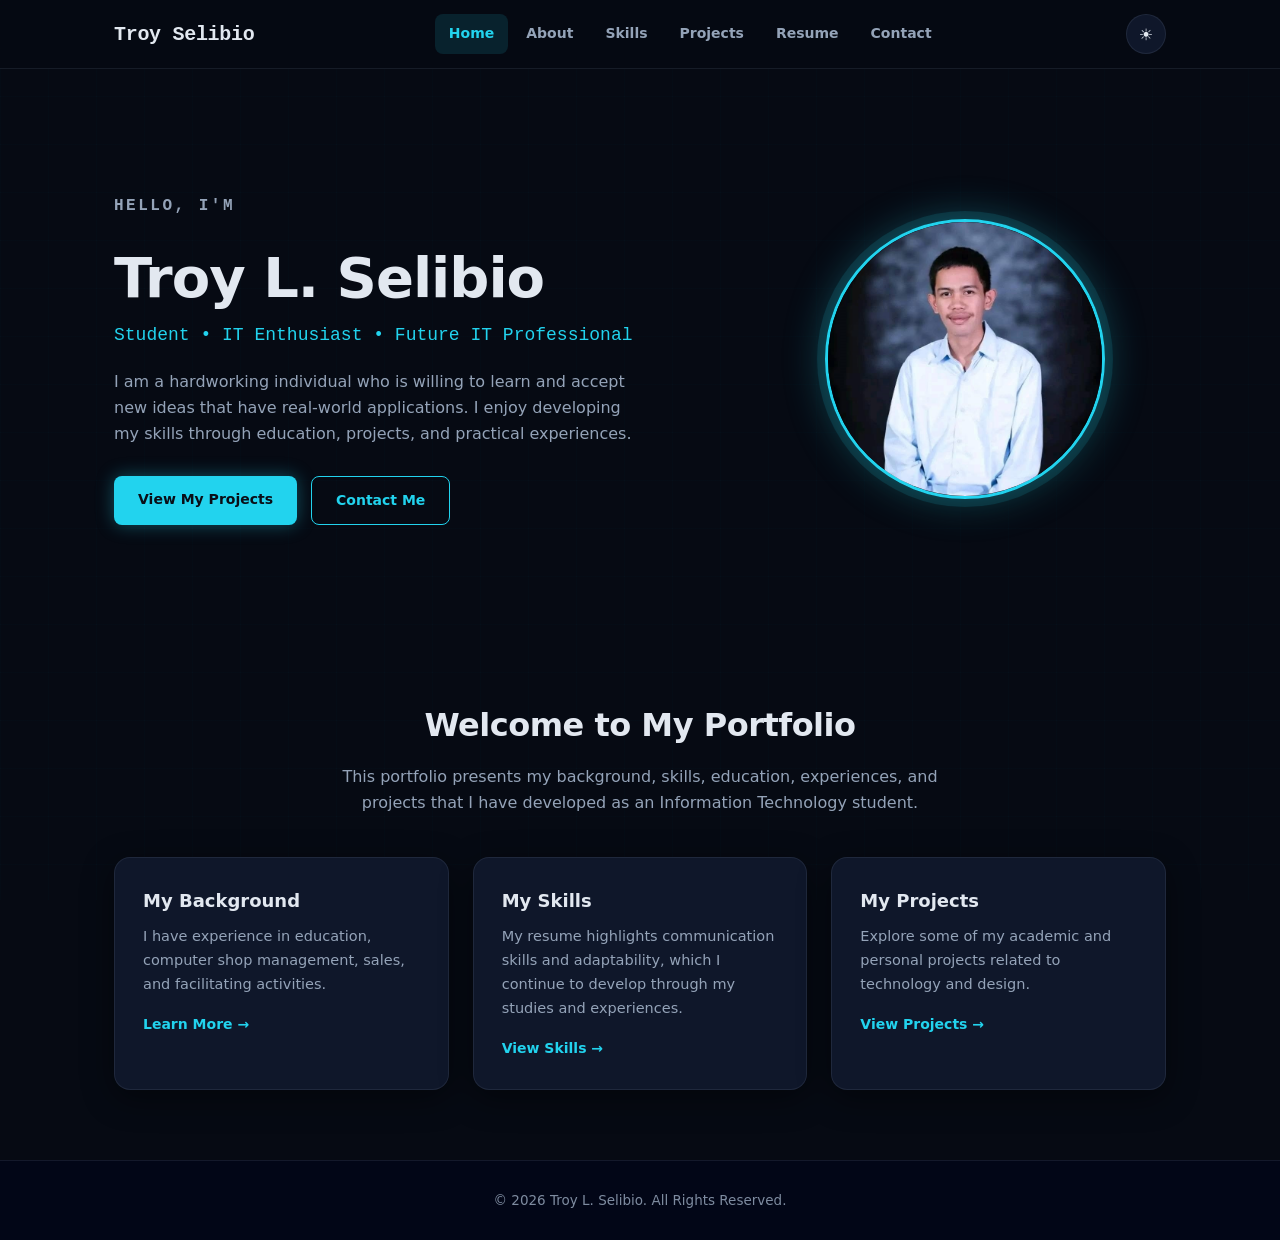
<file: index.html>
<!DOCTYPE html>
<html lang="en">
<head>
    <meta charset="UTF-8">
    <meta name="viewport" content="width=device-width, initial-scale=1.0">

    <title>Troy Selibio | Portfolio</title>

    <link rel="stylesheet" href="css/style.css">
</head>

<body>

    <!-- Navigation -->
    <header class="header">
        <nav class="navbar">

            <a href="index.html" class="logo">
                Troy Selibio
            </a>

            <button class="menu-toggle" id="menu-toggle">
                ☰
            </button>

            <ul class="nav-links" id="nav-links">
                <li><a href="index.html" class="active">Home</a></li>
                <li><a href="about.html">About</a></li>
                <li><a href="skills.html">Skills</a></li>
                <li><a href="projects.html">Projects</a></li>
                <li><a href="resume.html">Resume</a></li>
                <li><a href="contact.html">Contact</a></li>
            </ul>

            <button id="theme-toggle" class="theme-btn">
                🌙
            </button>

        </nav>
    </header>


    <!-- Hero Section -->
    <main>

        <section class="hero">

            <div class="hero-content">

                <p class="hero-small-text">
                    Hello, I'm
                </p>

                <h1>
                    Troy L. Selibio
                </h1>

                <h2>
                    Student • IT Enthusiast • Future IT Professional
                </h2>

                <p>
                    I am a hardworking individual who is willing to learn
                    and accept new ideas that have real-world applications.
                    I enjoy developing my skills through education,
                    projects, and practical experiences.
                </p>

                <div class="hero-buttons">

                    <a href="projects.html" class="btn">
                        View My Projects
                    </a>

                    <a href="contact.html" class="btn secondary-btn">
                        Contact Me
                    </a>

                </div>

            </div>


            <div class="hero-image">

                <img
                    src="images/profile.jpg"
                    alt="Profile photo of Troy Selibio"
                >

            </div>

        </section>


        <!-- Introduction -->
        <section class="section">

            <div class="container">

                <h2 class="section-title">
                    Welcome to My Portfolio
                </h2>

                <p class="section-description">
                    This portfolio presents my background, skills,
                    education, experiences, and projects that I have
                    developed as an Information Technology student.
                </p>


                <div class="cards">

                    <div class="card">
                        <h3>My Background</h3>

                        <p>
                            I have experience in education, computer shop
                            management, sales, and facilitating activities.
                        </p>

                        <a href="about.html">
                            Learn More →
                        </a>
                    </div>


                    <div class="card">
                        <h3>My Skills</h3>

                        <p>
                            My resume highlights communication skills
                            and adaptability, which I continue to develop
                            through my studies and experiences.
                        </p>

                        <a href="skills.html">
                            View Skills →
                        </a>
                    </div>


                    <div class="card">
                        <h3>My Projects</h3>

                        <p>
                            Explore some of my academic and personal
                            projects related to technology and design.
                        </p>

                        <a href="projects.html">
                            View Projects →
                        </a>
                    </div>

                </div>

            </div>

        </section>

    </main>


    <!-- Footer -->
    <footer class="footer">

        <p>
            &copy; 2026 Troy L. Selibio. All Rights Reserved.
        </p>

    </footer>


    <script src="js/script.js"></script>

</body>
</html>
</file>
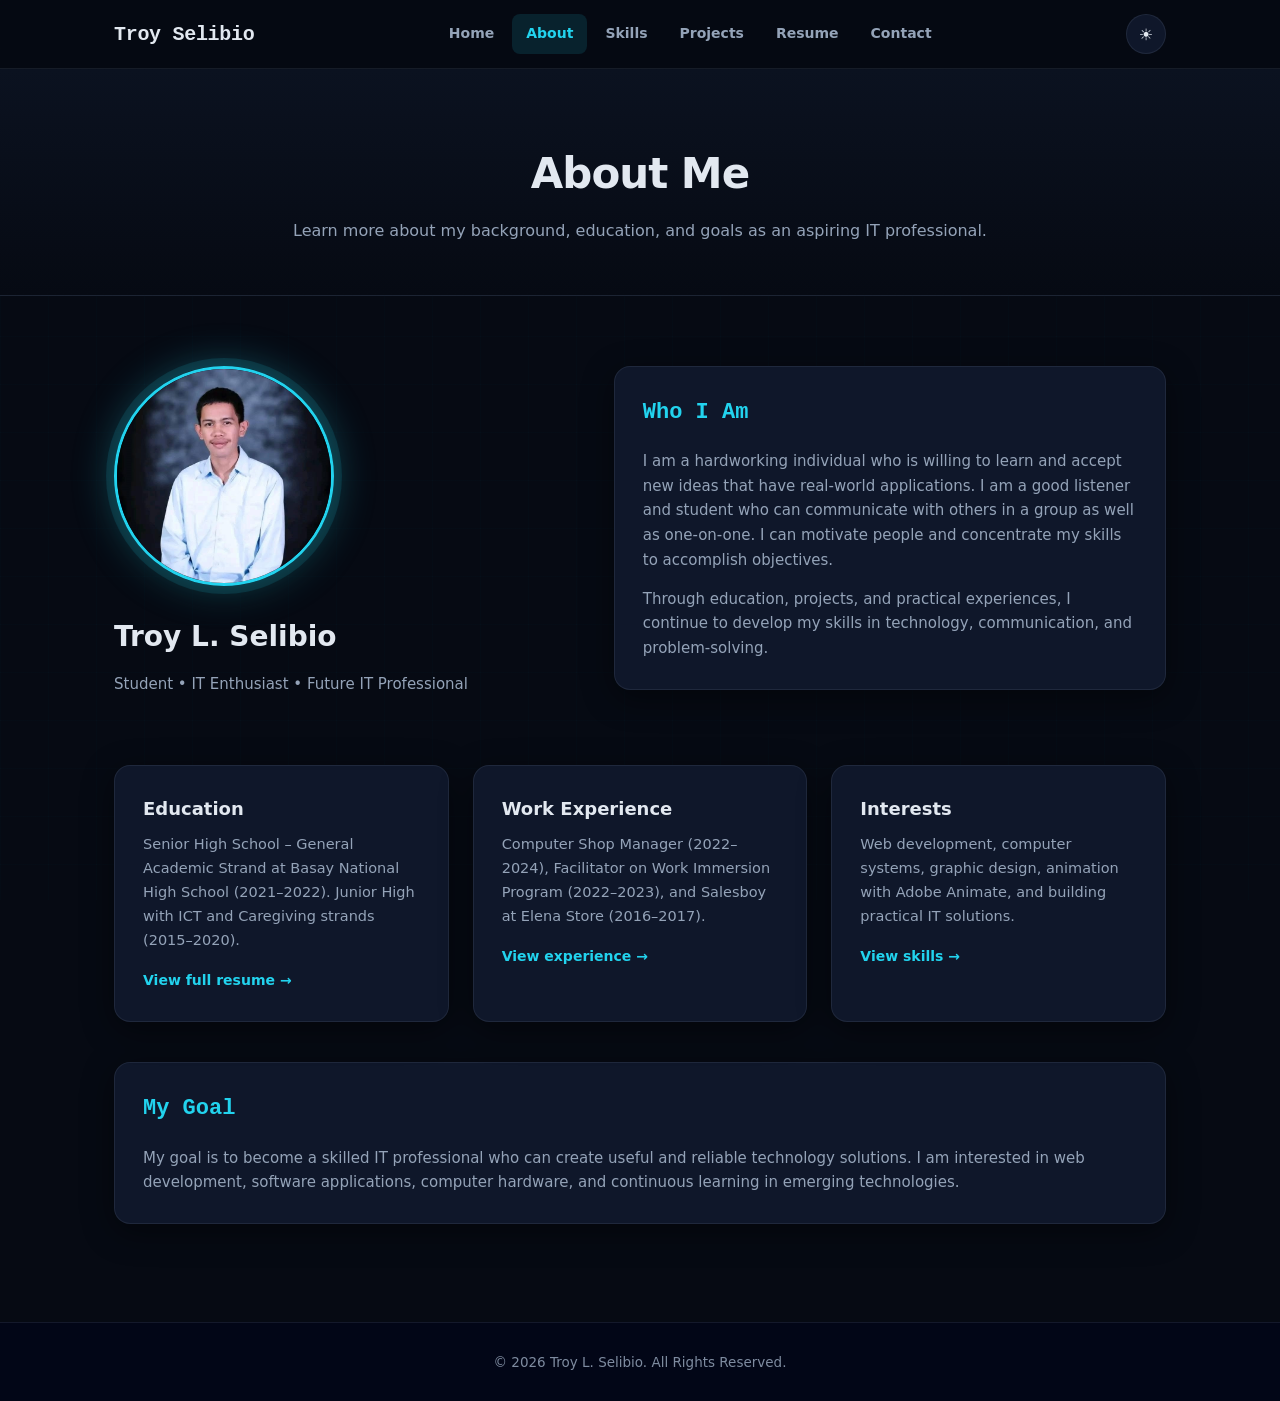
<file: about.html>
<!DOCTYPE html>
<html lang="en">
<head>
    <meta charset="UTF-8">
    <meta name="viewport" content="width=device-width, initial-scale=1.0">
    <title>About | Troy Selibio</title>
    <link rel="stylesheet" href="css/style.css">
</head>
<body>

    <!-- Navigation -->
    <header class="header">
        <nav class="navbar">
            <a href="index.html" class="logo">Troy Selibio</a>

            <button class="menu-toggle" id="menu-toggle">☰</button>

            <ul class="nav-links" id="nav-links">
                <li><a href="index.html">Home</a></li>
                <li><a href="about.html" class="active">About</a></li>
                <li><a href="skills.html">Skills</a></li>
                <li><a href="projects.html">Projects</a></li>
                <li><a href="resume.html">Resume</a></li>
                <li><a href="contact.html">Contact</a></li>
            </ul>

            <button id="theme-toggle" class="theme-btn">🌙</button>
        </nav>
    </header>


    <main>

        <!-- Page Header -->
        <section class="page-header">
            <div class="container">
                <h1>About Me</h1>
                <p>
                    Learn more about my background, education,
                    and goals as an aspiring IT professional.
                </p>
            </div>
        </section>


        <!-- About Content -->
        <section class="section">
            <div class="container">

                <div class="contact-grid">

                    <!-- Profile / Intro -->
                    <div class="contact-info">
                        <div class="hero-image" style="justify-content: flex-start; margin-bottom: 28px;">
                            <img
                                src="images/profile.jpg"
                                alt="Profile photo of Troy Selibio"
                                style="width: 220px; height: 220px;"
                            >
                        </div>

                        <h2>Troy L. Selibio</h2>
                        <p>
                            Student • IT Enthusiast • Future IT Professional
                        </p>
                    </div>

                    <!-- Bio -->
                    <div>
                        <div class="resume-card">
                            <h2>Who I Am</h2>
                            <p>
                                I am a hardworking individual who is willing
                                to learn and accept new ideas that have
                                real-world applications. I am a good listener
                                and student who can communicate with others
                                in a group as well as one-on-one. I can motivate
                                people and concentrate my skills to accomplish
                                objectives.
                            </p>
                            <p style="margin-top: 14px; color: var(--text-secondary);">
                                Through education, projects, and practical
                                experiences, I continue to develop my skills
                                in technology, communication, and problem-solving.
                            </p>
                        </div>
                    </div>

                </div>


                <!-- Education & Experience summary -->
                <div class="cards" style="margin-top: 40px;">

                    <div class="card">
                        <h3>Education</h3>
                        <p>
                            Senior High School – General Academic Strand
                            at Basay National High School (2021–2022).
                            Junior High with ICT and Caregiving strands
                            (2015–2020).
                        </p>
                        <a href="resume.html">View full resume →</a>
                    </div>

                    <div class="card">
                        <h3>Work Experience</h3>
                        <p>
                            Computer Shop Manager (2022–2024),
                            Facilitator on Work Immersion Program
                            (2022–2023), and Salesboy at Elena Store
                            (2016–2017).
                        </p>
                        <a href="resume.html">View experience →</a>
                    </div>

                    <div class="card">
                        <h3>Interests</h3>
                        <p>
                            Web development, computer systems,
                            graphic design, animation with Adobe Animate,
                            and building practical IT solutions.
                        </p>
                        <a href="skills.html">View skills →</a>
                    </div>

                </div>


                <!-- Goals -->
                <div class="resume-card" style="margin-top: 40px;">
                    <h2>My Goal</h2>
                    <p>
                        My goal is to become a skilled IT professional
                        who can create useful and reliable technology
                        solutions. I am interested in web development,
                        software applications, computer hardware,
                        and continuous learning in emerging technologies.
                    </p>
                </div>

            </div>
        </section>

    </main>


    <footer class="footer">
        <p>&copy; 2026 Troy L. Selibio. All Rights Reserved.</p>
    </footer>

    <script src="js/script.js"></script>

</body>
</html>
</file>
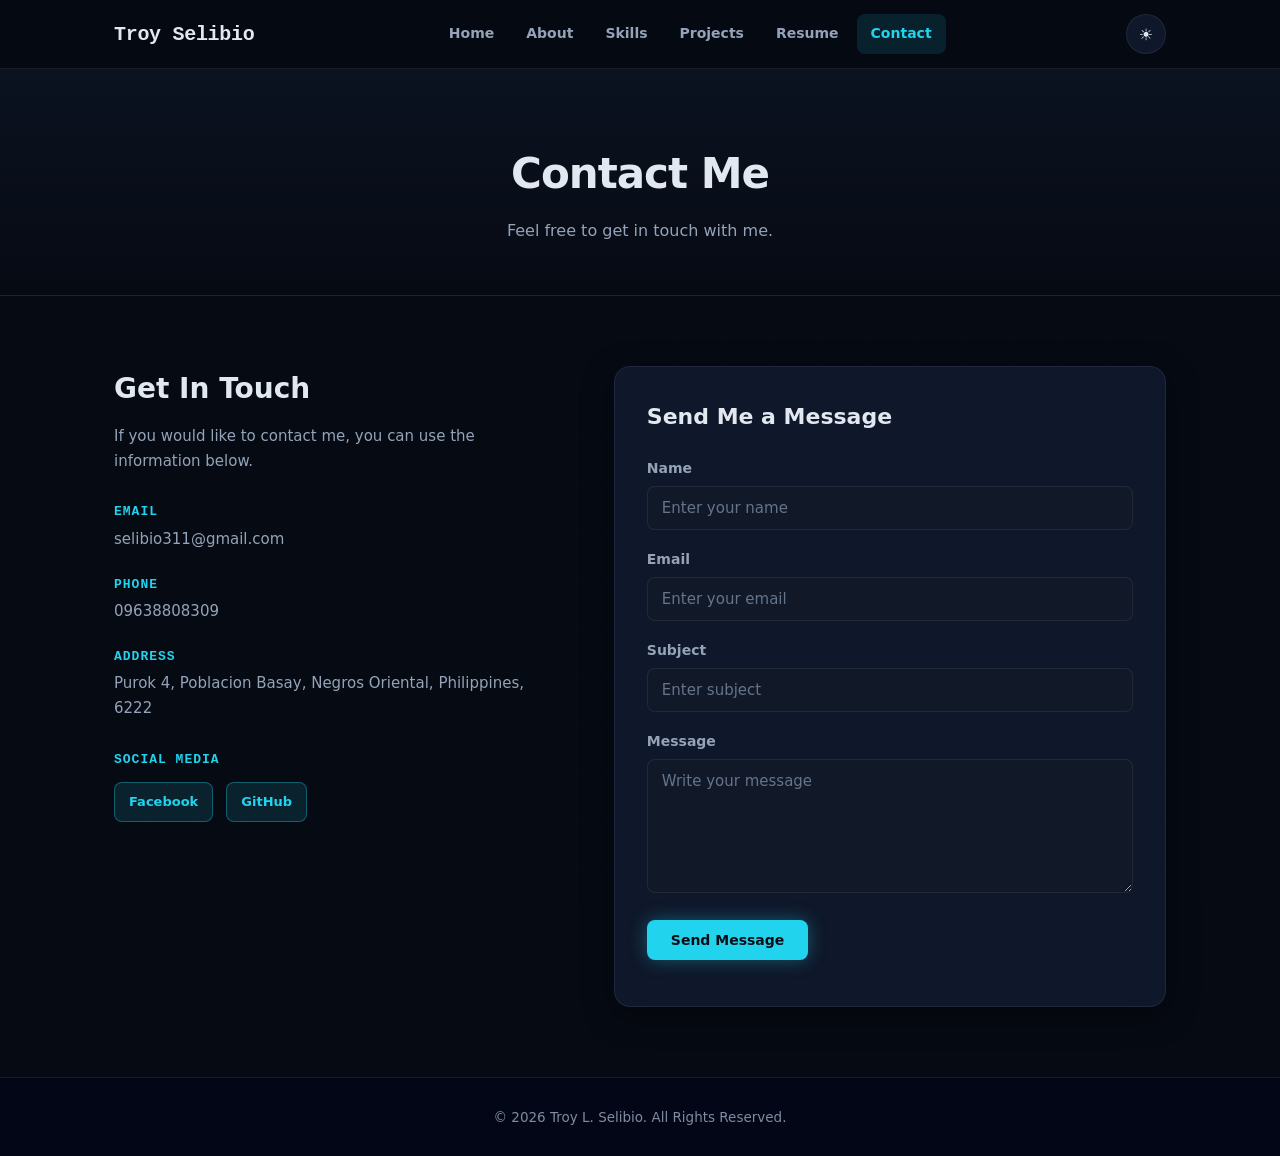
<file: contact.html>
<!DOCTYPE html>
<html lang="en">
<head>

    <meta charset="UTF-8">
    <meta name="viewport" content="width=device-width, initial-scale=1.0">

    <title>Contact | Troy Selibio</title>

    <link rel="stylesheet" href="css/style.css">

</head>

<body>

    <!-- Navigation -->
    <header class="header">

        <nav class="navbar">

            <a href="index.html" class="logo">
                Troy Selibio
            </a>

            <button class="menu-toggle" id="menu-toggle">
                ☰
            </button>

            <ul class="nav-links" id="nav-links">

                <li>
                    <a href="index.html">Home</a>
                </li>

                <li>
                    <a href="about.html">About</a>
                </li>

                <li>
                    <a href="skills.html">Skills</a>
                </li>

                <li>
                    <a href="projects.html">Projects</a>
                </li>

                <li>
                    <a href="resume.html">Resume</a>
                </li>

                <li>
                    <a href="contact.html" class="active">
                        Contact
                    </a>
                </li>

            </ul>

            <button id="theme-toggle" class="theme-btn">
                🌙
            </button>

        </nav>

    </header>


    <main>

        <!-- Page Header -->
        <section class="page-header">

            <div class="container">

                <h1>Contact Me</h1>

                <p>
                    Feel free to get in touch with me.
                </p>

            </div>

        </section>


        <!-- Contact Section -->
        <section class="section">

            <div class="container">

                <div class="contact-grid">


                    <!-- Contact Information -->
                    <div class="contact-info">

                        <h2>
                            Get In Touch
                        </h2>

                        <p>
                            If you would like to contact me,
                            you can use the information below.
                        </p>


                        <div class="contact-item">

                            <h3>
                                Email
                            </h3>

                            <p>
                                <a href="mailto:selibio311@gmail.com">
                                    selibio311@gmail.com
                                </a>
                            </p>

                        </div>


                        <div class="contact-item">

                            <h3>
                                Phone
                            </h3>

                            <p>
                                09638808309
                            </p>

                        </div>


                        <div class="contact-item">

                            <h3>
                                Address
                            </h3>

                            <p>
                                Purok 4, Poblacion Basay,
                                Negros Oriental,
                                Philippines, 6222
                            </p>

                        </div>


                        <!-- Social Links -->
                        <div class="social-links">

                            <h3>
                                Social Media
                            </h3>

                            <a
                                href="https://www.facebook.com/troy.selibio"
                                target="_blank">
                                Facebook
                            </a>

                            <a
                                href="https://github.com/selibio311-ui"
                                target="_blank">
                                GitHub
                            </a>

                        </div>

                    </div>


                    <!-- Contact Form -->
                    <div class="contact-form-container">

                        <h2>
                            Send Me a Message
                        </h2>


                        <form
                            id="contact-form"
                            novalidate>


                            <div class="form-group">

                                <label for="name">
                                    Name
                                </label>

                                <input
                                    type="text"
                                    id="name"
                                    name="name"
                                    placeholder="Enter your name"
                                    required>

                                <small
                                    class="error-message"
                                    id="name-error">
                                </small>

                            </div>


                            <div class="form-group">

                                <label for="email">
                                    Email
                                </label>

                                <input
                                    type="email"
                                    id="email"
                                    name="email"
                                    placeholder="Enter your email"
                                    required>

                                <small
                                    class="error-message"
                                    id="email-error">
                                </small>

                            </div>


                            <div class="form-group">

                                <label for="subject">
                                    Subject
                                </label>

                                <input
                                    type="text"
                                    id="subject"
                                    name="subject"
                                    placeholder="Enter subject"
                                    required>

                                <small
                                    class="error-message"
                                    id="subject-error">
                                </small>

                            </div>


                            <div class="form-group">

                                <label for="message">
                                    Message
                                </label>

                                <textarea
                                    id="message"
                                    name="message"
                                    rows="6"
                                    placeholder="Write your message"
                                    required></textarea>

                                <small
                                    class="error-message"
                                    id="message-error">
                                </small>

                            </div>


                            <button
                                type="submit"
                                class="btn">
                                Send Message
                            </button>


                            <p
                                id="form-success"
                                class="success-message">
                            </p>

                        </form>

                    </div>

                </div>

            </div>

        </section>

    </main>


    <footer class="footer">

        <p>
            &copy; 2026 Troy L. Selibio. All Rights Reserved.
        </p>

    </footer>


    <script src="js/script.js"></script>

</body>
</html>
</file>
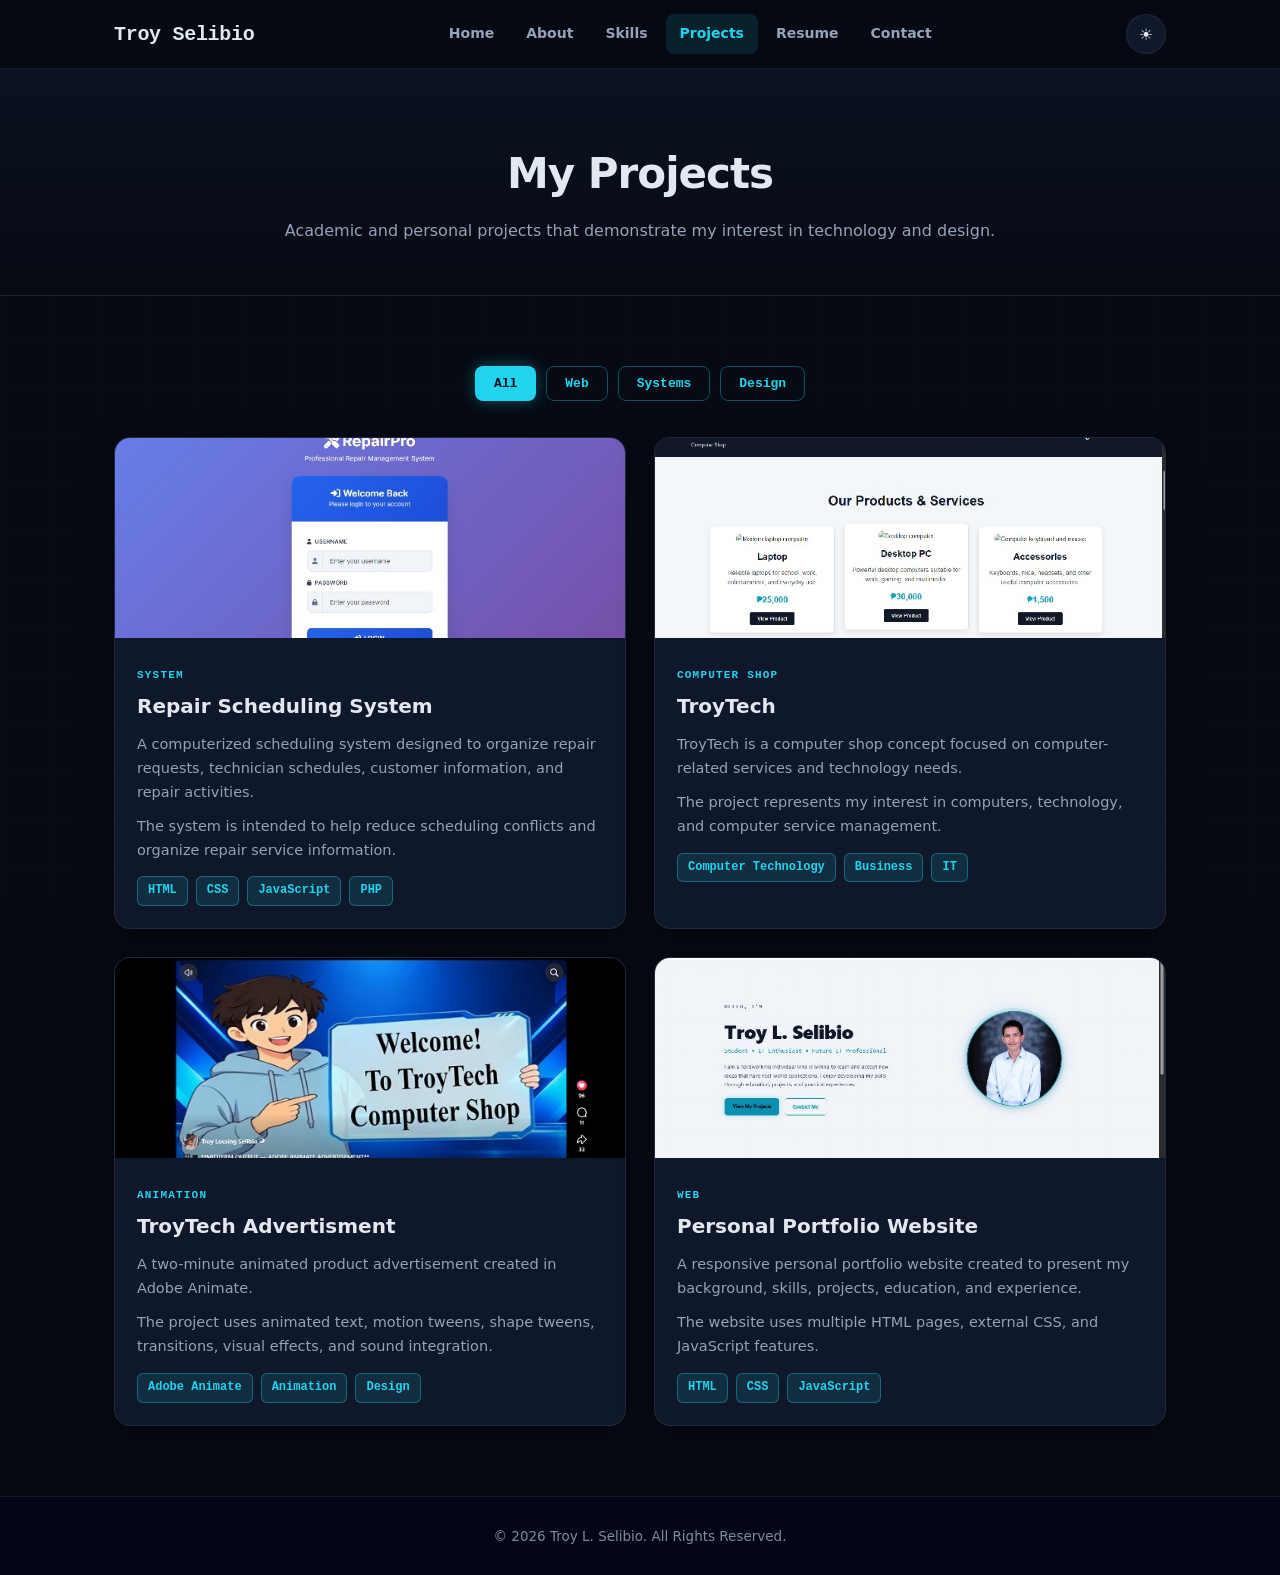
<file: projects.html>
<!DOCTYPE html>
<html lang="en">
<head>

    <meta charset="UTF-8">
    <meta name="viewport" content="width=device-width, initial-scale=1.0">

    <title>Projects | Troy Selibio</title>

    <link rel="stylesheet" href="css/style.css">

</head>

<body>

    <!-- Navigation -->
    <header class="header">

        <nav class="navbar">

            <a href="index.html" class="logo">
                Troy Selibio
            </a>

            <button class="menu-toggle" id="menu-toggle">
                ☰
            </button>

            <ul class="nav-links" id="nav-links">

                <li><a href="index.html">Home</a></li>

                <li><a href="about.html">About</a></li>

                <li><a href="skills.html">Skills</a></li>

                <li>
                    <a href="projects.html" class="active">
                        Projects
                    </a>
                </li>

                <li><a href="resume.html">Resume</a></li>

                <li><a href="contact.html">Contact</a></li>

            </ul>

            <button id="theme-toggle" class="theme-btn">
                🌙
            </button>

        </nav>

    </header>


    <main>

        <!-- Page Header -->
        <section class="page-header">

            <div class="container">

                <h1>My Projects</h1>

                <p>
                    Academic and personal projects that demonstrate
                    my interest in technology and design.
                </p>

            </div>

        </section>


        <!-- Project Filter -->
        <section class="section">

            <div class="container">

                <div class="project-filters">

                    <button
                        class="filter-btn active"
                        data-filter="all">
                        All
                    </button>

                    <button
                        class="filter-btn"
                        data-filter="web">
                        Web
                    </button>

                    <button
                        class="filter-btn"
                        data-filter="system">
                        Systems
                    </button>

                    <button
                        class="filter-btn"
                        data-filter="design">
                        Design
                    </button>

                </div>


                <!-- Projects -->
                <div class="project-grid">


                    <!-- Project 1 -->
                    <article
                        class="project-card"
                        data-category="system">

                        <img
                            src="images/project1.jpg"
                            alt="Repair Scheduling System"
                        >

                        <div class="project-content">

                            <span class="project-category">
                                System
                            </span>

                            <h2>
                                Repair Scheduling System
                            </h2>

                            <p>
                                A computerized scheduling system designed
                                to organize repair requests, technician
                                schedules, customer information, and
                                repair activities.
                            </p>

                            <p>
                                The system is intended to help reduce
                                scheduling conflicts and organize repair
                                service information.
                            </p>

                            <div class="project-tech">

                                <span>HTML</span>
                                <span>CSS</span>
                                <span>JavaScript</span>
                                <span>PHP</span>

                            </div>

                        </div>

                    </article>


                    <!-- Project 2 -->
                    <article
                        class="project-card"
                        data-category="system">

                        <img
                            src="images/project2.jpg"
                            alt="TroyTech Computer Shop"
                        >

                        <div class="project-content">

                            <span class="project-category">
                                Computer Shop
                            </span>

                            <h2>
                                TroyTech
                            </h2>

                            <p>
                                TroyTech is a computer shop concept
                                focused on computer-related services
                                and technology needs.
                            </p>

                            <p>
                                The project represents my interest in
                                computers, technology, and computer
                                service management.
                            </p>

                            <div class="project-tech">

                                <span>Computer Technology</span>
                                <span>Business</span>
                                <span>IT</span>

                            </div>

                        </div>

                    </article>


                    <!-- Project 3 -->
                    <article
                        class="project-card"
                        data-category="design">

                        <img
                            src="images/project3.jpg"
                            alt="Geodorant animated advertisement"
                        >

                        <div class="project-content">

                            <span class="project-category">
                                Animation
                            </span>

                            <h2>
                                TroyTech Advertisment
                            </h2>

                            <p>
                                A two-minute animated product
                                advertisement created in Adobe Animate.
                            </p>

                            <p>
                                The project uses animated text,
                                motion tweens, shape tweens,
                                transitions, visual effects,
                                and sound integration.
                            </p>

                            <div class="project-tech">

                                <span>Adobe Animate</span>
                                <span>Animation</span>
                                <span>Design</span>

                            </div>

                        </div>

                    </article>


                    <!-- Project 4 -->
                    <article
                        class="project-card"
                        data-category="web">

                        <img
                            src="images/project4.jpg"
                            alt="Personal Portfolio Website"
                        >

                        <div class="project-content">

                            <span class="project-category">
                                Web
                            </span>

                            <h2>
                                Personal Portfolio Website
                            </h2>

                            <p>
                                A responsive personal portfolio website
                                created to present my background, skills,
                                projects, education, and experience.
                            </p>

                            <p>
                                The website uses multiple HTML pages,
                                external CSS, and JavaScript features.
                            </p>

                            <div class="project-tech">

                                <span>HTML</span>
                                <span>CSS</span>
                                <span>JavaScript</span>

                            </div>

                        </div>

                    </article>

                </div>

            </div>

        </section>

    </main>


    <footer class="footer">

        <p>
            &copy; 2026 Troy L. Selibio. All Rights Reserved.
        </p>

    </footer>


    <script src="js/script.js"></script>

</body>
</html>
</file>
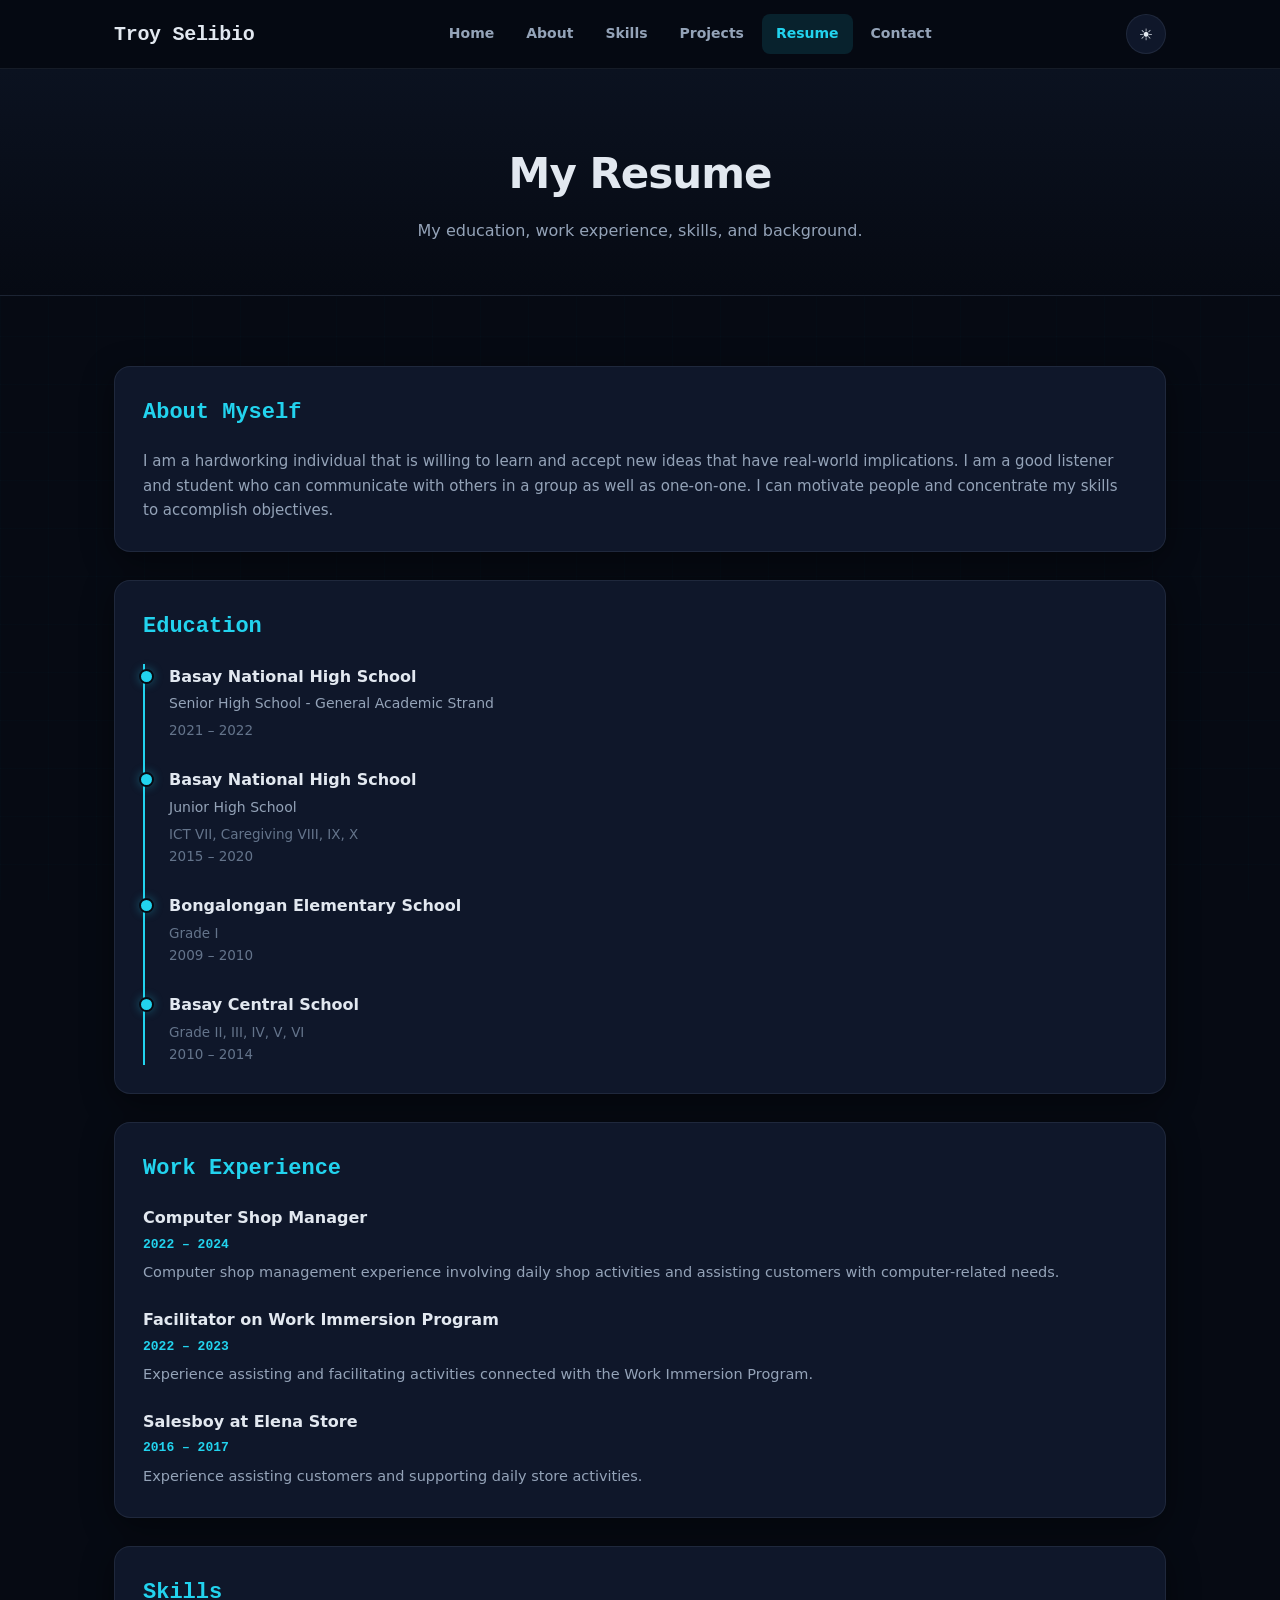
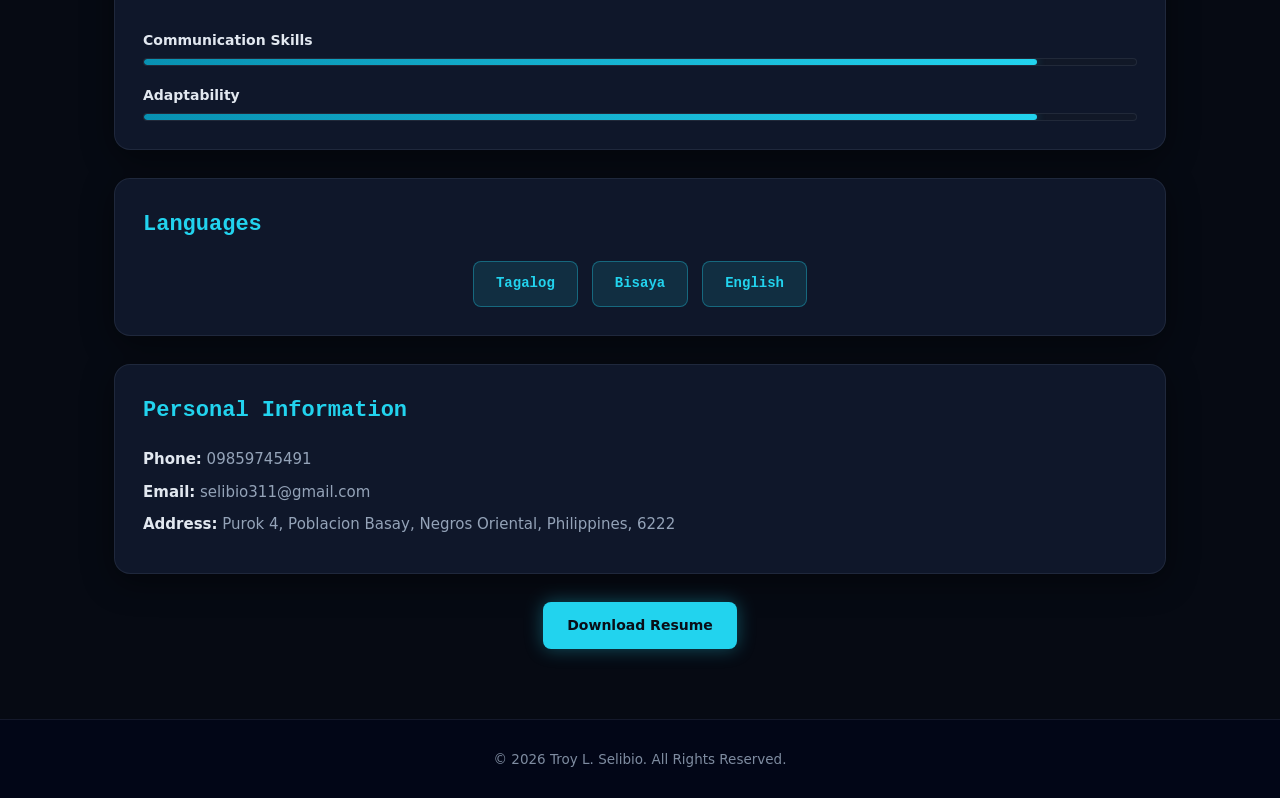
<file: resume.html>
<!DOCTYPE html>
<html lang="en">
<head>

    <meta charset="UTF-8">
    <meta name="viewport" content="width=device-width, initial-scale=1.0">

    <title>Resume | Troy Selibio</title>

    <link rel="stylesheet" href="css/style.css">

</head>

<body>

    <!-- Navigation -->
    <header class="header">

        <nav class="navbar">

            <a href="index.html" class="logo">
                Troy Selibio
            </a>

            <button class="menu-toggle" id="menu-toggle">
                ☰
            </button>

            <ul class="nav-links" id="nav-links">

                <li><a href="index.html">Home</a></li>

                <li><a href="about.html">About</a></li>

                <li><a href="skills.html">Skills</a></li>

                <li><a href="projects.html">Projects</a></li>

                <li>
                    <a href="resume.html" class="active">
                        Resume
                    </a>
                </li>

                <li><a href="contact.html">Contact</a></li>

            </ul>

            <button id="theme-toggle" class="theme-btn">
                🌙
            </button>

        </nav>

    </header>


    <main>

        <!-- Page Header -->
        <section class="page-header">

            <div class="container">

                <h1>My Resume</h1>

                <p>
                    My education, work experience, skills,
                    and background.
                </p>

            </div>

        </section>


        <section class="section">

            <div class="container">


                <!-- About Myself -->
                <div class="resume-card">

                    <h2>
                        About Myself
                    </h2>

                    <p>
                        I am a hardworking individual that is willing
                        to learn and accept new ideas that have
                        real-world implications. I am a good listener
                        and student who can communicate with others
                        in a group as well as one-on-one. I can motivate
                        people and concentrate my skills to accomplish
                        objectives.
                    </p>

                </div>


                <!-- Education -->
                <div class="resume-card">

                    <h2>
                        Education
                    </h2>


                    <div class="timeline">

                        <div class="timeline-item">

                            <h3>
                                Basay National High School
                            </h3>

                            <h4>
                                Senior High School -
                                General Academic Strand
                            </h4>

                            <p>
                                2021 – 2022
                            </p>

                        </div>


                        <div class="timeline-item">

                            <h3>
                                Basay National High School
                            </h3>

                            <h4>
                                Junior High School
                            </h4>

                            <p>
                                ICT VII, Caregiving VIII, IX, X
                            </p>

                            <p>
                                2015 – 2020
                            </p>

                        </div>


                        <div class="timeline-item">

                            <h3>
                                Bongalongan Elementary School
                            </h3>

                            <p>
                                Grade I
                            </p>

                            <p>
                                2009 – 2010
                            </p>

                        </div>


                        <div class="timeline-item">

                            <h3>
                                Basay Central School
                            </h3>

                            <p>
                                Grade II, III, IV, V, VI
                            </p>

                            <p>
                                2010 – 2014
                            </p>

                        </div>

                    </div>

                </div>


                <!-- Work Experience -->
                <div class="resume-card">

                    <h2>
                        Work Experience
                    </h2>


                    <div class="experience-list">


                        <div class="experience-item">

                            <h3>
                                Computer Shop Manager
                            </h3>

                            <span>
                                2022 – 2024
                            </span>

                            <p>
                                Computer shop management experience
                                involving daily shop activities and
                                assisting customers with computer-related
                                needs.
                            </p>

                        </div>


                        <div class="experience-item">

                            <h3>
                                Facilitator on Work Immersion Program
                            </h3>

                            <span>
                                2022 – 2023
                            </span>

                            <p>
                                Experience assisting and facilitating
                                activities connected with the Work
                                Immersion Program.
                            </p>

                        </div>


                        <div class="experience-item">

                            <h3>
                                Salesboy at Elena Store
                            </h3>

                            <span>
                                2016 – 2017
                            </span>

                            <p>
                                Experience assisting customers and
                                supporting daily store activities.
                            </p>

                        </div>


                    </div>

                </div>


                <!-- Skills -->
                <div class="resume-card">

                    <h2>
                        Skills
                    </h2>

                    <div class="resume-skills">

                        <div class="skill-item">

                            <span>
                                Communication Skills
                            </span>

                            <div class="skill-line">

                                <div
                                    class="skill-progress"
                                    data-width="90%">
                                </div>

                            </div>

                        </div>


                        <div class="skill-item">

                            <span>
                                Adaptability
                            </span>

                            <div class="skill-line">

                                <div
                                    class="skill-progress"
                                    data-width="90%">
                                </div>

                            </div>

                        </div>

                    </div>

                </div>


                <!-- Languages -->
                <div class="resume-card">

                    <h2>
                        Languages
                    </h2>

                    <div class="language-list">

                        <span>Tagalog</span>

                        <span>Bisaya</span>

                        <span>English</span>

                    </div>

                </div>


                <!-- Personal Information -->
                <div class="resume-card">

                    <h2>
                        Personal Information
                    </h2>


                    <div class="personal-info">

                        <p>
                            <strong>Phone:</strong>
                            09859745491
                        </p>

                        <p>
                            <strong>Email:</strong>
                            selibio311@gmail.com
                        </p>

                        <p>
                            <strong>Address:</strong>
                            Purok 4, Poblacion Basay,
                            Negros Oriental, Philippines, 6222
                        </p>

                    </div>

                </div>


                <!-- Resume Download -->
                <div class="resume-download">

                    <a
                        href="TROY-RESUME-Final.pdf"
                        class="btn"
                        download>
                        Download Resume
                    </a>

                </div>


            </div>

        </section>

    </main>


    <footer class="footer">

        <p>
            &copy; 2026 Troy L. Selibio. All Rights Reserved.
        </p>

    </footer>


    <script src="js/script.js"></script>

</body>
</html>
</file>
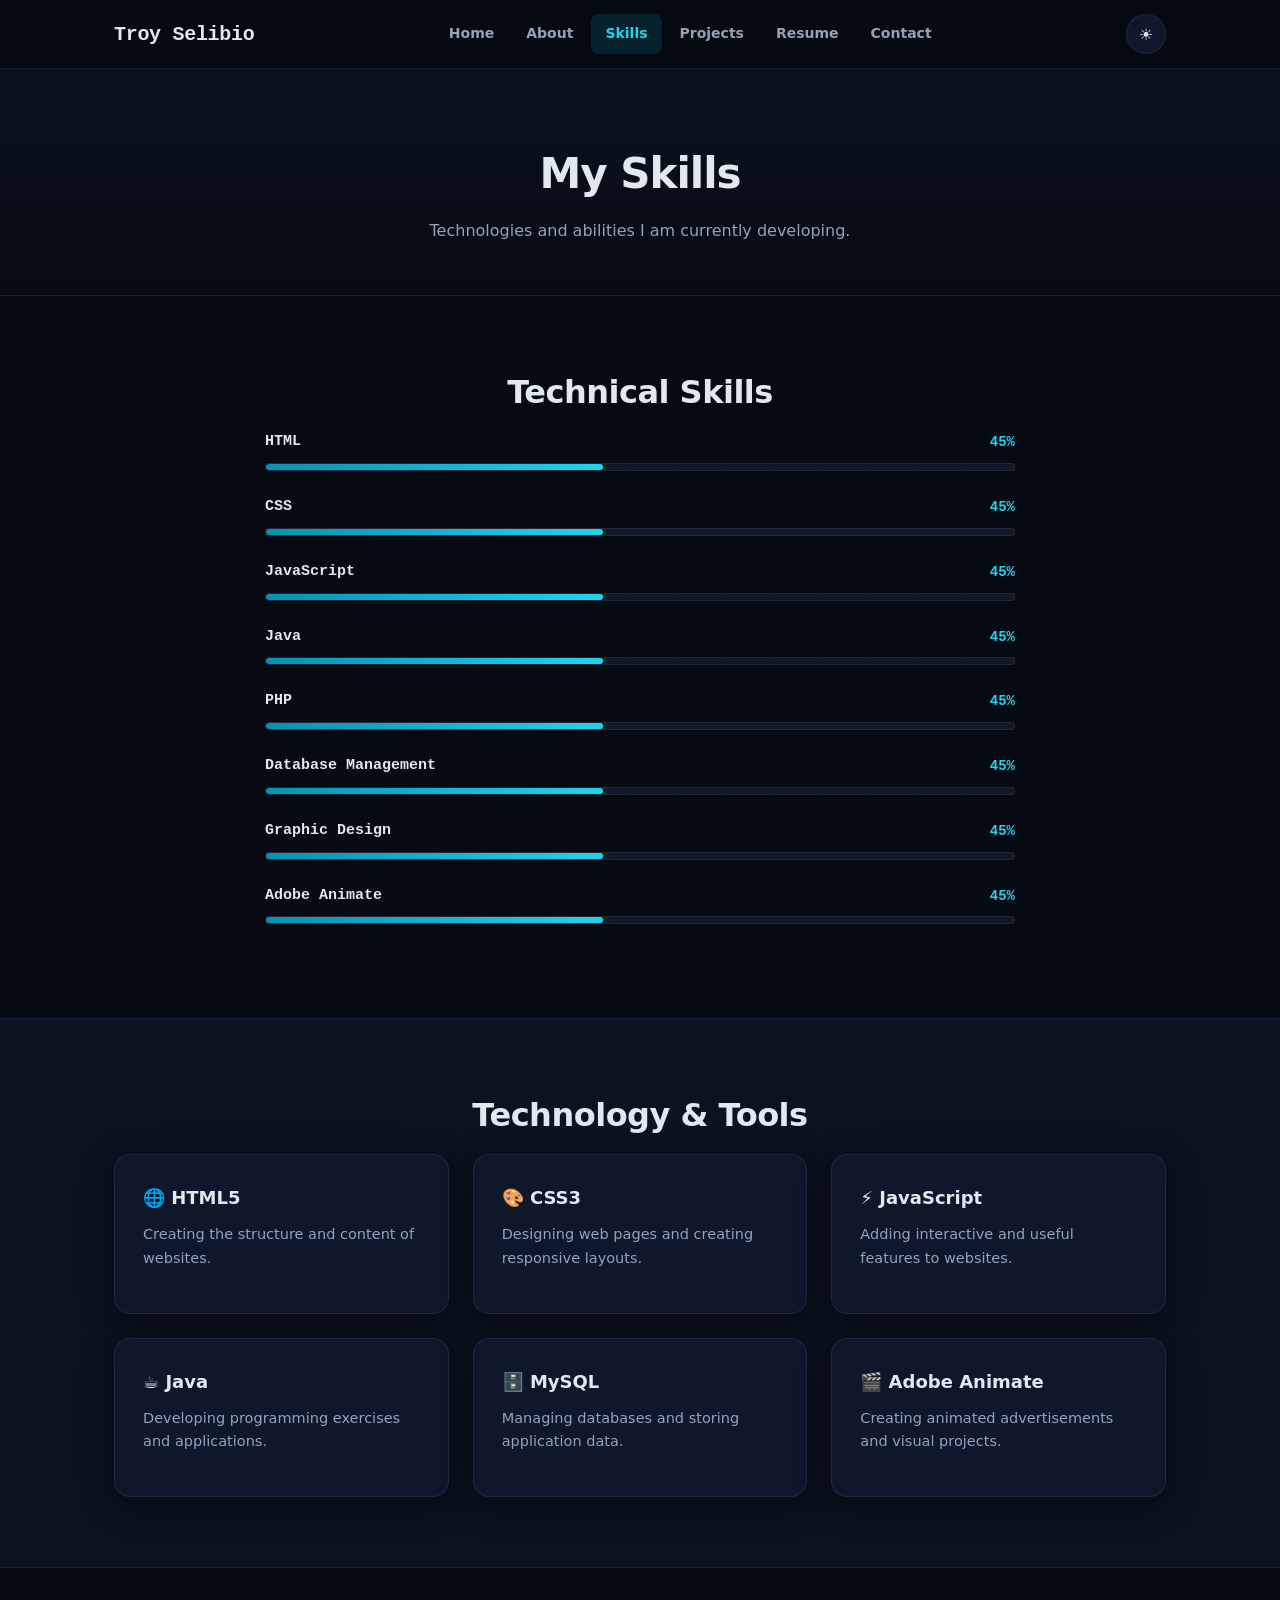
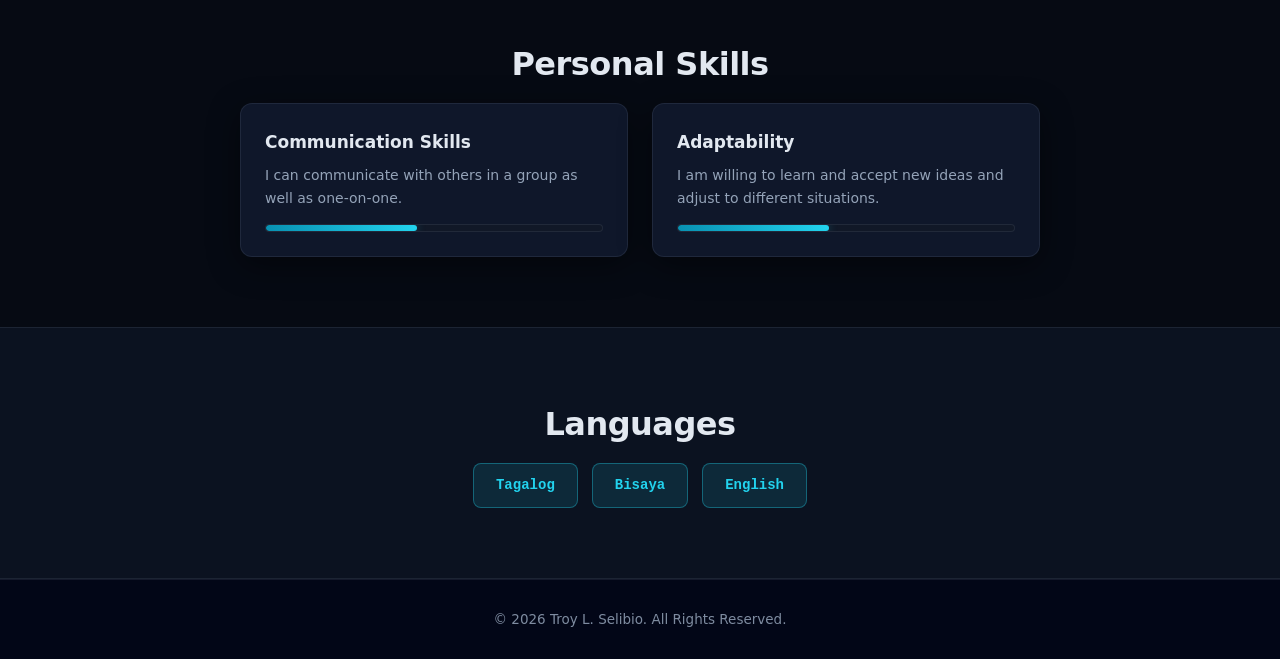
<file: skills.html>
<!DOCTYPE html>
<html lang="en">
<head>
    <meta charset="UTF-8">
    <meta name="viewport" content="width=device-width, initial-scale=1.0">
    <title>Skills | Troy Selibio</title>
    <link rel="stylesheet" href="css/style.css">
</head>
<body>

    <!-- Navigation -->
    <header class="header">
        <nav class="navbar">
            <a href="index.html" class="logo">Troy Selibio</a>

            <button class="menu-toggle" id="menu-toggle">☰</button>

            <ul class="nav-links" id="nav-links">
                <li><a href="index.html">Home</a></li>
                <li><a href="about.html">About</a></li>
                <li><a href="skills.html" class="active">Skills</a></li>
                <li><a href="projects.html">Projects</a></li>
                <li><a href="resume.html">Resume</a></li>
                <li><a href="contact.html">Contact</a></li>
            </ul>

            <button id="theme-toggle" class="theme-btn">🌙</button>
        </nav>
    </header>


    <main>

        <!-- Page Header -->
        <section class="page-header">
            <div class="container">
                <h1>My Skills</h1>
                <p>
                    Technologies and abilities I am currently developing.
                </p>
            </div>
        </section>


        <!-- Skill Bars -->
        <section class="section">
            <div class="container">

                <h2 class="section-title">Technical Skills</h2>

                <div class="skills-bars">

                    <div class="skill-bar-item">
                        <div class="skill-bar-header">
                            <h3>HTML</h3>
                            <span>45%</span>
                        </div>
                        <div class="skill-line">
                            <div class="skill-progress" data-width="45%"></div>
                        </div>
                    </div>

                    <div class="skill-bar-item">
                        <div class="skill-bar-header">
                            <h3>CSS</h3>
                            <span>45%</span>
                        </div>
                        <div class="skill-line">
                            <div class="skill-progress" data-width="45%"></div>
                        </div>
                    </div>

                    <div class="skill-bar-item">
                        <div class="skill-bar-header">
                            <h3>JavaScript</h3>
                            <span>45%</span>
                        </div>
                        <div class="skill-line">
                            <div class="skill-progress" data-width="45%"></div>
                        </div>
                    </div>

                    <div class="skill-bar-item">
                        <div class="skill-bar-header">
                            <h3>Java</h3>
                            <span>45%</span>
                        </div>
                        <div class="skill-line">
                            <div class="skill-progress" data-width="45%"></div>
                        </div>
                    </div>

                    <div class="skill-bar-item">
                        <div class="skill-bar-header">
                            <h3>PHP</h3>
                            <span>45%</span>
                        </div>
                        <div class="skill-line">
                            <div class="skill-progress" data-width="45%"></div>
                        </div>
                    </div>

                    <div class="skill-bar-item">
                        <div class="skill-bar-header">
                            <h3>Database Management</h3>
                            <span>45%</span>
                        </div>
                        <div class="skill-line">
                            <div class="skill-progress" data-width="45%"></div>
                        </div>
                    </div>

                    <div class="skill-bar-item">
                        <div class="skill-bar-header">
                            <h3>Graphic Design</h3>
                            <span>45%</span>
                        </div>
                        <div class="skill-line">
                            <div class="skill-progress" data-width="45%"></div>
                        </div>
                    </div>

                    <div class="skill-bar-item">
                        <div class="skill-bar-header">
                            <h3>Adobe Animate</h3>
                            <span>45%</span>
                        </div>
                        <div class="skill-line">
                            <div class="skill-progress" data-width="45%"></div>
                        </div>
                    </div>

                </div>

            </div>
        </section>


        <!-- Tools -->
        <section class="section alternate-section">
            <div class="container">

                <h2 class="section-title">Technology & Tools</h2>

                <div class="cards">
                    <div class="card">
                        <h3>🌐 HTML5</h3>
                        <p>Creating the structure and content of websites.</p>
                    </div>
                    <div class="card">
                        <h3>🎨 CSS3</h3>
                        <p>Designing web pages and creating responsive layouts.</p>
                    </div>
                    <div class="card">
                        <h3>⚡ JavaScript</h3>
                        <p>Adding interactive and useful features to websites.</p>
                    </div>
                    <div class="card">
                        <h3>☕ Java</h3>
                        <p>Developing programming exercises and applications.</p>
                    </div>
                    <div class="card">
                        <h3>🗄️ MySQL</h3>
                        <p>Managing databases and storing application data.</p>
                    </div>
                    <div class="card">
                        <h3>🎬 Adobe Animate</h3>
                        <p>Creating animated advertisements and visual projects.</p>
                    </div>
                </div>

            </div>
        </section>


        <!-- Personal Skills -->
        <section class="section">
            <div class="container">

                <h2 class="section-title">Personal Skills</h2>

                <div class="skill-container">
                    <div class="skill-box">
                        <h3>Communication Skills</h3>
                        <p>I can communicate with others in a group as well as one-on-one.</p>
                        <div class="skill-line">
                            <div class="skill-progress" data-width="45%"></div>
                        </div>
                    </div>
                    <div class="skill-box">
                        <h3>Adaptability</h3>
                        <p>I am willing to learn and accept new ideas and adjust to different situations.</p>
                        <div class="skill-line">
                            <div class="skill-progress" data-width="45%"></div>
                        </div>
                    </div>
                </div>

            </div>
        </section>


        <!-- Languages -->
        <section class="section alternate-section">
            <div class="container">
                <h2 class="section-title">Languages</h2>
                <div class="language-list">
                    <span>Tagalog</span>
                    <span>Bisaya</span>
                    <span>English</span>
                </div>
            </div>
        </section>

    </main>


    <footer class="footer">
        <p>&copy; 2026 Troy L. Selibio. All Rights Reserved.</p>
    </footer>

    <script src="js/script.js"></script>

</body>
</html>
</file>
<file: css/style.css>
/* =========================================
   TECH THEME – TROY L. SELIBIO PORTFOLIO
========================================= */

:root {
    --bg-primary: #060a13;
    --bg-secondary: #0b1220;
    --bg-card: #0f172a;
    --bg-elevated: #111827;
    --bg-header: rgba(6, 10, 19, 0.92);

    --text-primary: #e2e8f0;
    --text-secondary: #94a3b8;
    --text-muted: #64748b;

    --accent: #22d3ee;
    --accent-dim: #0891b2;
    --accent-glow: rgba(34, 211, 238, 0.35);
    --accent-soft: rgba(34, 211, 238, 0.12);

    --neon-green: #4ade80;
    --border: rgba(148, 163, 184, 0.12);
    --border-accent: rgba(34, 211, 238, 0.35);

    --radius: 12px;
    --radius-lg: 16px;
    --shadow: 0 8px 32px rgba(0, 0, 0, 0.45);
    --glow: 0 0 20px var(--accent-glow);

    --font-sans: "Segoe UI", system-ui, -apple-system, BlinkMacSystemFont, "Helvetica Neue", Arial, sans-serif;
    --font-mono: "Cascadia Code", "Fira Code", "JetBrains Mono", "SF Mono", Consolas, monospace;
    --transition: 0.25s cubic-bezier(0.4, 0, 0.2, 1);
}

/* Light mode */
body:not(.dark-mode) {
    --bg-primary: #f1f5f9;
    --bg-secondary: #e2e8f0;
    --bg-card: #ffffff;
    --bg-elevated: #f8fafc;
    --bg-header: rgba(255, 255, 255, 0.92);
    --text-primary: #0f172a;
    --text-secondary: #334155;
    --text-muted: #64748b;
    --accent: #0891b2;
    --accent-dim: #0e7490;
    --accent-glow: rgba(8, 145, 178, 0.25);
    --accent-soft: rgba(8, 145, 178, 0.1);
    --border: rgba(15, 23, 42, 0.1);
    --border-accent: rgba(8, 145, 178, 0.4);
    --shadow: 0 8px 30px rgba(15, 23, 42, 0.08);
}

* {
    margin: 0;
    padding: 0;
    box-sizing: border-box;
}

html {
    scroll-behavior: smooth;
}

body {
    font-family: var(--font-sans);
    background: var(--bg-primary);
    color: var(--text-primary);
    line-height: 1.65;
    transition: background 0.35s, color 0.35s;
    min-height: 100vh;
    position: relative;
    overflow-x: hidden;
}

body::before {
    content: "";
    position: fixed;
    inset: 0;
    background-image:
        linear-gradient(rgba(34, 211, 238, 0.03) 1px, transparent 1px),
        linear-gradient(90deg, rgba(34, 211, 238, 0.03) 1px, transparent 1px);
    background-size: 48px 48px;
    pointer-events: none;
    z-index: -1;
    opacity: 0.55;
}

body:not(.dark-mode)::before {
    background-image:
        linear-gradient(rgba(8, 145, 178, 0.04) 1px, transparent 1px),
        linear-gradient(90deg, rgba(8, 145, 178, 0.04) 1px, transparent 1px);
}

a {
    text-decoration: none;
    color: inherit;
    transition: color var(--transition);
}

img {
    max-width: 100%;
    display: block;
}

button, input, textarea {
    font-family: inherit;
}

ul {
    list-style: none;
}

.container {
    max-width: 1100px;
    margin: 0 auto;
    padding: 0 24px;
}


/* ========== HEADER ========== */

.header {
    width: 100%;
    background: var(--bg-header);
    backdrop-filter: blur(16px);
    -webkit-backdrop-filter: blur(16px);
    border-bottom: 1px solid var(--border);
    position: sticky;
    top: 0;
    z-index: 1000;
}

.navbar {
    max-width: 1100px;
    margin: 0 auto;
    padding: 14px 24px;
    display: flex;
    align-items: center;
    justify-content: space-between;
    gap: 16px;
}

.logo {
    font-size: 20px;
    font-weight: 700;
    font-family: var(--font-mono);
    color: var(--text-primary);
    letter-spacing: -0.3px;
    white-space: nowrap;
}

.logo:hover {
    color: var(--accent);
}

.nav-links {
    display: flex;
    align-items: center;
    gap: 4px;
}

.nav-links a {
    display: block;
    padding: 8px 14px;
    font-size: 14px;
    font-weight: 600;
    border-radius: 8px;
    color: var(--text-secondary);
    transition: all var(--transition);
}

.nav-links a:hover,
.nav-links a.active {
    color: var(--accent);
    background: var(--accent-soft);
}

.menu-toggle {
    display: none;
    border: none;
    background: transparent;
    font-size: 26px;
    cursor: pointer;
    color: var(--text-primary);
    line-height: 1;
}

.theme-btn {
    border: 1px solid var(--border);
    background: var(--bg-card);
    border-radius: 50%;
    width: 40px;
    height: 40px;
    cursor: pointer;
    font-size: 16px;
    display: flex;
    align-items: center;
    justify-content: center;
    transition: all var(--transition);
    color: var(--text-primary);
    flex-shrink: 0;
}

.theme-btn:hover {
    border-color: var(--accent);
    box-shadow: var(--glow);
}


/* ========== HERO ========== */

.hero {
    max-width: 1100px;
    margin: 0 auto;
    padding: 80px 24px 60px;
    display: grid;
    grid-template-columns: 1.2fr 0.8fr;
    align-items: center;
    gap: 48px;
    min-height: 560px;
}

.hero-small-text {
    color: var(--accent);
    font-size: 13px;
    font-weight: 700;
    letter-spacing: 2.5px;
    text-transform: uppercase;
    font-family: var(--font-mono);
    margin-bottom: 10px;
}

.hero h1 {
    font-size: clamp(36px, 5vw, 56px);
    font-weight: 800;
    line-height: 1.1;
    letter-spacing: -1px;
    margin-bottom: 12px;
}

.hero h2 {
    font-size: 18px;
    font-weight: 500;
    color: var(--accent);
    font-family: var(--font-mono);
    margin-bottom: 18px;
}

.hero-content > p {
    color: var(--text-secondary);
    font-size: 16px;
    max-width: 520px;
    margin-bottom: 28px;
}

.hero-buttons {
    display: flex;
    gap: 14px;
    flex-wrap: wrap;
}

.btn {
    display: inline-block;
    padding: 12px 24px;
    border: none;
    border-radius: 8px;
    background: var(--accent);
    color: #0a0e17;
    font-weight: 700;
    font-size: 14px;
    cursor: pointer;
    transition: all var(--transition);
    box-shadow: 0 0 18px var(--accent-glow);
}

.btn:hover {
    transform: translateY(-2px);
    box-shadow: 0 0 28px var(--accent-glow);
    filter: brightness(1.08);
}

.secondary-btn {
    background: transparent;
    color: var(--accent);
    border: 1.5px solid var(--accent);
    box-shadow: none;
}

.secondary-btn:hover {
    background: var(--accent-soft);
    color: var(--accent);
    box-shadow: 0 0 18px var(--accent-glow);
}

.hero-image {
    display: flex;
    justify-content: center;
}

.hero-image img {
    width: 280px;
    height: 280px;
    object-fit: cover;
    border-radius: 50%;
    border: 3px solid var(--accent);
    box-shadow:
        0 0 0 8px var(--accent-soft),
        0 0 40px var(--accent-glow),
        var(--shadow);
}


/* ========== SECTIONS ========== */

.section {
    padding: 70px 0;
}

.section-title {
    font-size: 32px;
    font-weight: 800;
    text-align: center;
    margin-bottom: 12px;
    letter-spacing: -0.5px;
}

.section-description {
    text-align: center;
    color: var(--text-secondary);
    max-width: 640px;
    margin: 0 auto 40px;
    font-size: 16px;
}

.alternate-section {
    background: var(--bg-secondary);
    border-top: 1px solid var(--border);
    border-bottom: 1px solid var(--border);
}


/* ========== CARDS ========== */

.cards {
    display: grid;
    grid-template-columns: repeat(3, 1fr);
    gap: 24px;
}

.card {
    background: var(--bg-card);
    border: 1px solid var(--border);
    border-radius: var(--radius-lg);
    padding: 28px;
    box-shadow: var(--shadow);
    transition: all var(--transition);
}

.card:hover {
    transform: translateY(-5px);
    border-color: var(--border-accent);
    box-shadow: 0 12px 36px rgba(0, 0, 0, 0.35), 0 0 18px var(--accent-glow);
}

.card h3 {
    font-size: 18px;
    font-weight: 700;
    margin-bottom: 10px;
    color: var(--text-primary);
}

.card p {
    color: var(--text-secondary);
    font-size: 14.5px;
    margin-bottom: 14px;
}

.card a {
    color: var(--accent);
    font-weight: 600;
    font-size: 14px;
}

.card a:hover {
    text-decoration: underline;
}


/* ========== PAGE HEADER ========== */

.page-header {
    padding: 70px 0 50px;
    background: linear-gradient(180deg, var(--bg-secondary) 0%, var(--bg-primary) 100%);
    border-bottom: 1px solid var(--border);
    text-align: center;
}

.page-header h1 {
    font-size: 42px;
    font-weight: 800;
    letter-spacing: -1px;
    margin-bottom: 10px;
}

.page-header p {
    color: var(--text-secondary);
    font-size: 16px;
}


/* ========== PROJECTS ========== */

.project-filters {
    display: flex;
    justify-content: center;
    gap: 10px;
    flex-wrap: wrap;
    margin-bottom: 36px;
}

.filter-btn {
    padding: 9px 18px;
    border: 1.5px solid var(--border-accent);
    background: transparent;
    color: var(--accent);
    border-radius: 8px;
    cursor: pointer;
    font-weight: 600;
    font-size: 13px;
    font-family: var(--font-mono);
    transition: all var(--transition);
}

.filter-btn:hover,
.filter-btn.active {
    background: var(--accent);
    color: #0a0e17;
    box-shadow: 0 0 16px var(--accent-glow);
}

.project-grid {
    display: grid;
    grid-template-columns: repeat(2, 1fr);
    gap: 28px;
}

.project-card {
    background: var(--bg-card);
    border: 1px solid var(--border);
    border-radius: var(--radius-lg);
    overflow: hidden;
    box-shadow: var(--shadow);
    transition: all var(--transition);
}

.project-card:hover {
    transform: translateY(-5px);
    border-color: var(--border-accent);
    box-shadow: 0 14px 40px rgba(0, 0, 0, 0.4), 0 0 20px var(--accent-glow);
}

.project-card > img {
    width: 100%;
    height: 200px;
    object-fit: cover;
    background: var(--bg-elevated);
}

.project-content {
    padding: 22px;
}

.project-category {
    display: inline-block;
    color: var(--accent);
    font-size: 11px;
    font-weight: 700;
    letter-spacing: 1.2px;
    text-transform: uppercase;
    font-family: var(--font-mono);
    margin-bottom: 6px;
}

.project-content h2 {
    font-size: 20px;
    font-weight: 700;
    margin-bottom: 10px;
}

.project-content p {
    color: var(--text-secondary);
    font-size: 14.5px;
    margin-bottom: 10px;
}

.project-tech {
    display: flex;
    flex-wrap: wrap;
    gap: 8px;
    margin-top: 14px;
}

.project-tech span {
    background: var(--accent-soft);
    color: var(--accent);
    padding: 4px 10px;
    border-radius: 6px;
    font-size: 12px;
    font-weight: 600;
    font-family: var(--font-mono);
    border: 1px solid var(--border-accent);
}


/* ========== SKILLS ========== */

.skill-container {
    display: grid;
    grid-template-columns: 1fr 1fr;
    gap: 24px;
    max-width: 800px;
    margin: 0 auto;
}

.skill-box {
    background: var(--bg-card);
    border: 1px solid var(--border);
    border-radius: var(--radius);
    padding: 24px;
    box-shadow: var(--shadow);
}

.skill-box h3 {
    font-size: 17px;
    font-weight: 700;
    margin-bottom: 8px;
}

.skill-box p {
    color: var(--text-secondary);
    font-size: 14px;
    margin-bottom: 14px;
}

.skill-line {
    height: 8px;
    background: var(--bg-elevated);
    border-radius: 10px;
    overflow: hidden;
    border: 1px solid var(--border);
}

.skill-progress {
    height: 100%;
    width: 0;
    background: linear-gradient(90deg, var(--accent-dim), var(--accent));
    border-radius: 10px;
    transition: width 1.5s cubic-bezier(0.22, 1, 0.36, 1);
    box-shadow: 0 0 10px var(--accent-glow);
}

.language-list {
    display: flex;
    justify-content: center;
    gap: 14px;
    flex-wrap: wrap;
}

.language-list span {
    background: var(--accent-soft);
    color: var(--accent);
    padding: 10px 22px;
    border-radius: 8px;
    font-weight: 600;
    font-size: 14px;
    border: 1px solid var(--border-accent);
    font-family: var(--font-mono);
}


/* ========== RESUME ========== */

.resume-card {
    background: var(--bg-card);
    border: 1px solid var(--border);
    border-radius: var(--radius-lg);
    padding: 28px;
    margin-bottom: 28px;
    box-shadow: var(--shadow);
}

.resume-card h2 {
    font-size: 22px;
    font-weight: 800;
    margin-bottom: 18px;
    color: var(--accent);
    font-family: var(--font-mono);
}

.resume-card > p {
    color: var(--text-secondary);
    font-size: 15px;
}

.timeline {
    border-left: 2px solid var(--accent);
    padding-left: 24px;
}

.timeline-item {
    position: relative;
    margin-bottom: 26px;
}

.timeline-item:last-child {
    margin-bottom: 0;
}

.timeline-item::before {
    content: "";
    width: 11px;
    height: 11px;
    background: var(--accent);
    border-radius: 50%;
    position: absolute;
    left: -30px;
    top: 5px;
    box-shadow: 0 0 10px var(--accent-glow);
    border: 2px solid var(--bg-primary);
}

.timeline-item h3 {
    font-size: 16px;
    font-weight: 700;
    margin-bottom: 2px;
}

.timeline-item h4 {
    font-size: 14px;
    font-weight: 500;
    color: var(--text-secondary);
    margin-bottom: 4px;
}

.timeline-item p {
    color: var(--text-muted);
    font-size: 13.5px;
}

.experience-list {
    display: flex;
    flex-direction: column;
    gap: 22px;
}

.experience-item h3 {
    font-size: 16px;
    font-weight: 700;
    margin-bottom: 2px;
}

.experience-item span {
    display: block;
    color: var(--accent);
    font-size: 13px;
    font-weight: 600;
    font-family: var(--font-mono);
    margin-bottom: 6px;
}

.experience-item p {
    color: var(--text-secondary);
    font-size: 14.5px;
}

.resume-skills {
    display: flex;
    flex-direction: column;
    gap: 18px;
}

.skill-item span {
    display: block;
    font-size: 14px;
    font-weight: 600;
    margin-bottom: 6px;
}

.personal-info p {
    color: var(--text-secondary);
    font-size: 15px;
    margin-bottom: 8px;
}

.personal-info strong {
    color: var(--text-primary);
}

.resume-download {
    text-align: center;
    margin-top: 10px;
}


/* ========== CONTACT ========== */

.contact-grid {
    display: grid;
    grid-template-columns: 0.9fr 1.1fr;
    gap: 48px;
    align-items: start;
}

.contact-info h2 {
    font-size: 28px;
    font-weight: 800;
    margin-bottom: 12px;
}

.contact-info > p {
    color: var(--text-secondary);
    margin-bottom: 28px;
    font-size: 15px;
}

.contact-item {
    margin-bottom: 22px;
}

.contact-item h3 {
    font-size: 13px;
    font-weight: 700;
    color: var(--accent);
    text-transform: uppercase;
    letter-spacing: 1px;
    font-family: var(--font-mono);
    margin-bottom: 4px;
}

.contact-item p,
.contact-item a {
    color: var(--text-secondary);
    font-size: 15px;
}

.contact-item a:hover {
    color: var(--accent);
}

.social-links {
    margin-top: 28px;
}

.social-links h3 {
    font-size: 13px;
    font-weight: 700;
    color: var(--accent);
    text-transform: uppercase;
    letter-spacing: 1px;
    font-family: var(--font-mono);
    margin-bottom: 12px;
}

.social-links a {
    display: inline-block;
    background: var(--accent-soft);
    color: var(--accent);
    padding: 8px 14px;
    border-radius: 8px;
    font-size: 13px;
    font-weight: 600;
    margin-right: 8px;
    margin-bottom: 8px;
    border: 1px solid var(--border-accent);
    transition: all var(--transition);
}

.social-links a:hover {
    background: var(--accent);
    color: #0a0e17;
    box-shadow: 0 0 14px var(--accent-glow);
}

.contact-form-container {
    background: var(--bg-card);
    border: 1px solid var(--border);
    border-radius: var(--radius-lg);
    padding: 32px;
    box-shadow: var(--shadow);
}

.contact-form-container h2 {
    font-size: 22px;
    font-weight: 800;
    margin-bottom: 22px;
}

.form-group {
    margin-bottom: 18px;
}

.form-group label {
    display: block;
    margin-bottom: 6px;
    font-weight: 600;
    font-size: 14px;
    color: var(--text-secondary);
}

.form-group input,
.form-group textarea {
    width: 100%;
    padding: 12px 14px;
    border: 1px solid var(--border);
    border-radius: 8px;
    outline: none;
    background: var(--bg-elevated);
    color: var(--text-primary);
    font-size: 15px;
    transition: border-color var(--transition), box-shadow var(--transition);
    resize: vertical;
}

.form-group input:focus,
.form-group textarea:focus {
    border-color: var(--accent);
    box-shadow: 0 0 0 3px var(--accent-soft);
}

.form-group input::placeholder,
.form-group textarea::placeholder {
    color: var(--text-muted);
}

.error-message {
    display: block;
    color: #f87171;
    font-size: 13px;
    margin-top: 5px;
}

.success-message {
    color: var(--neon-green);
    font-weight: 600;
    font-size: 14px;
    margin-top: 14px;
}


/* ========== FOOTER ========== */

.footer {
    background: #020617;
    color: var(--text-secondary);
    text-align: center;
    padding: 28px 20px;
    border-top: 1px solid var(--border);
}

body:not(.dark-mode) .footer {
    background: #0f172a;
    color: #94a3b8;
}

.footer p {
    font-size: 13.5px;
    opacity: 0.85;
}


/* ========== RESPONSIVE ========== */

@media (max-width: 900px) {
    .menu-toggle {
        display: block;
    }

    .nav-links {
        position: absolute;
        top: 64px;
        left: 0;
        width: 100%;
        background: var(--bg-header);
        backdrop-filter: blur(16px);
        flex-direction: column;
        align-items: stretch;
        padding: 12px 20px 20px;
        display: none;
        border-bottom: 1px solid var(--border);
        box-shadow: 0 12px 30px rgba(0, 0, 0, 0.3);
    }

    .nav-links.show {
        display: flex;
    }

    .nav-links a {
        width: 100%;
        padding: 12px 14px;
    }

    .hero {
        grid-template-columns: 1fr;
        text-align: center;
        min-height: auto;
        padding-top: 50px;
    }

    .hero-content > p {
        margin-left: auto;
        margin-right: auto;
    }

    .hero-buttons {
        justify-content: center;
    }

    .hero-image {
        order: -1;
    }

    .hero-image img {
        width: 220px;
        height: 220px;
    }

    .cards {
        grid-template-columns: 1fr;
    }

    .project-grid {
        grid-template-columns: 1fr;
    }

    .skill-container {
        grid-template-columns: 1fr;
    }

    .contact-grid {
        grid-template-columns: 1fr;
    }
}

@media (max-width: 600px) {
    .navbar {
        padding: 12px 16px;
    }

    .logo {
        font-size: 17px;
    }

    .hero {
        padding: 40px 16px;
    }

    .hero h1 {
        font-size: 32px;
    }

    .section {
        padding: 50px 0;
    }

    .page-header {
        padding: 50px 0 36px;
    }

    .page-header h1 {
        font-size: 32px;
    }

    .section-title {
        font-size: 26px;
    }

    .contact-form-container {
        padding: 24px 18px;
    }

    .resume-card {
        padding: 22px 18px;
    }
}

/* ========== SKILL BARS (Skills page) ========== */

.skills-bars {
    max-width: 750px;
    margin: 0 auto;
}

.skill-bar-item {
    margin-bottom: 24px;
}

.skill-bar-header {
    display: flex;
    justify-content: space-between;
    align-items: center;
    margin-bottom: 8px;
}

.skill-bar-header h3 {
    font-size: 15px;
    font-weight: 600;
    font-family: var(--font-mono);
}

.skill-bar-header span {
    color: var(--accent);
    font-weight: 700;
    font-size: 14px;
    font-family: var(--font-mono);
}
</file>
